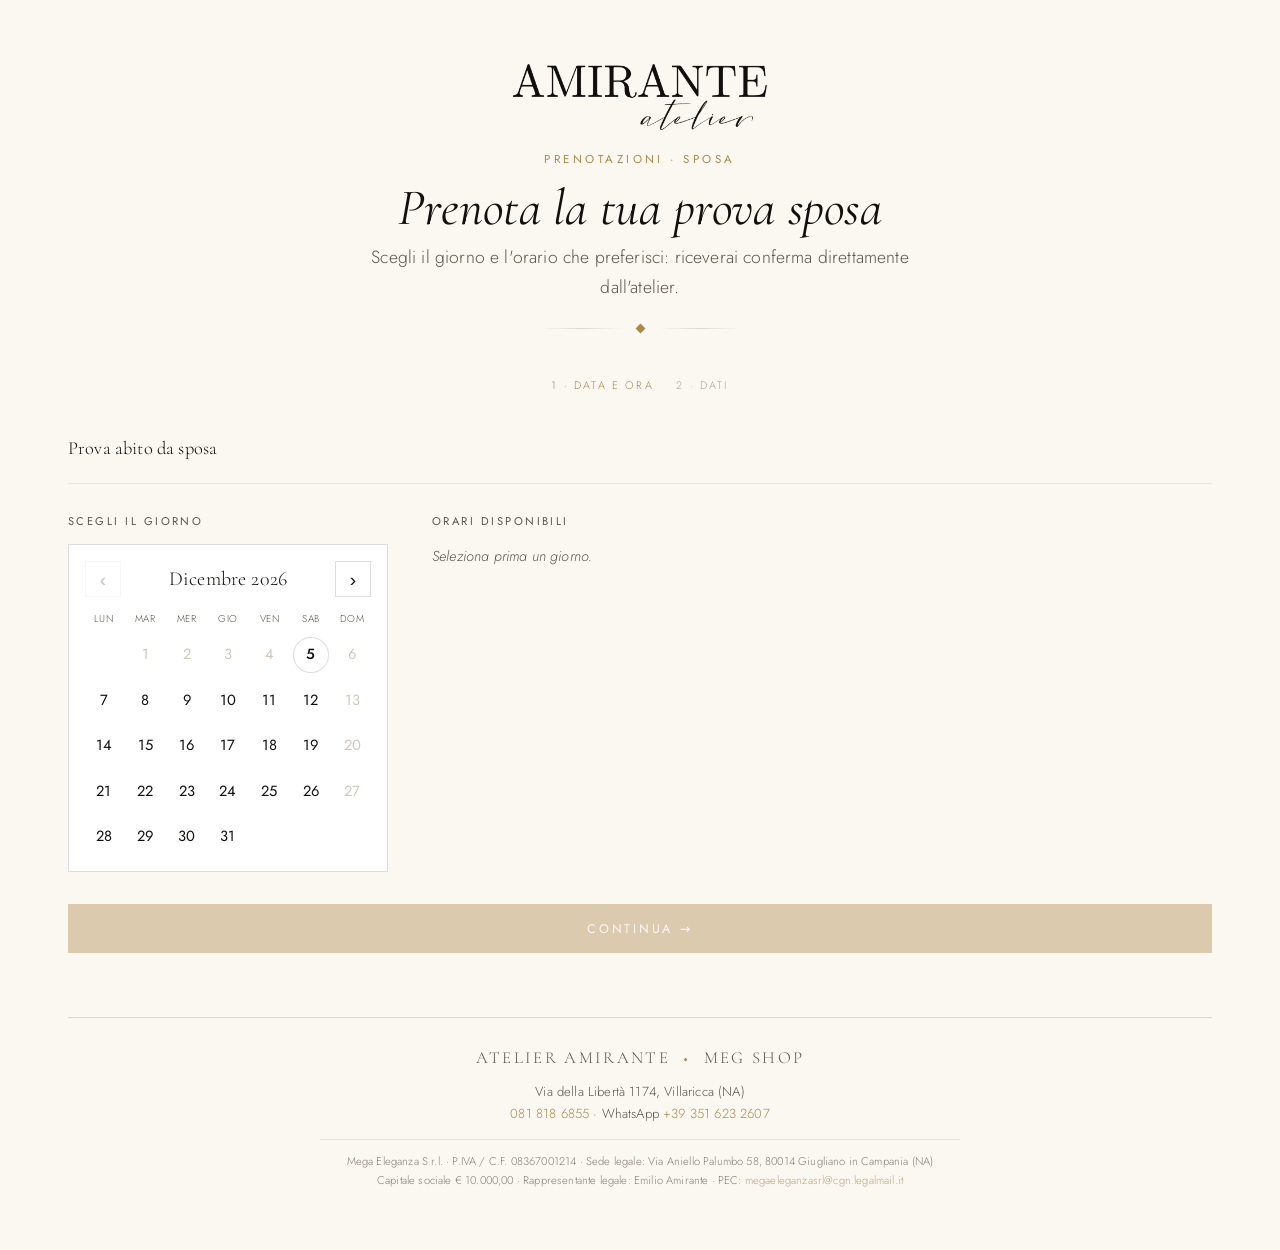
<file: prenota.html>
<!DOCTYPE html>
<html lang="it">
<head>
<meta charset="UTF-8">
<meta name="viewport" content="width=device-width, initial-scale=1">
<title>Prenota la prova abito da sposa — Atelier Amirante</title>
<meta name="description" content="Prenota online la tua prova abito da sposa all'Atelier Amirante — Meg Shop, sartoria d'alta moda a Villaricca (NA). Scegli giorno e orario.">
<meta name="theme-color" content="#FBF8F2">
<meta name="robots" content="noindex,follow">
<meta property="og:title" content="Prenota la prova abito da sposa — Atelier Amirante">
<meta property="og:description" content="Scegli il giorno e l'orario: riceverai conferma dall'atelier.">
<meta property="og:type" content="website">
<link rel="icon" href="assets/favicon.png">
<link rel="preconnect" href="https://fonts.googleapis.com">
<link rel="preconnect" href="https://fonts.gstatic.com" crossorigin>
<link href="https://fonts.googleapis.com/css2?family=Cormorant+Garamond:ital,wght@0,400;0,500;0,600;1,400;1,500&family=Jost:wght@300;400;500&display=swap" rel="stylesheet">
<style id="site-css">
:root{--paper:#FBF8F2;--ivory:#F2EADC;--ink:#12100E;--ink-2:#2A2620;--ink-soft:#5B554B;--gold:#AE874B;--gold-2:#C6A56B;--line:rgba(24,20,16,.14);--line-soft:rgba(24,20,16,.08);--shadow:0 30px 80px -40px rgba(18,16,14,.5);--serif:"Cormorant Garamond",Georgia,serif;--sans:"Jost",system-ui,-apple-system,sans-serif;--maxw:1240px;--ease:cubic-bezier(.19,1,.22,1)}*{box-sizing:border-box}html{scroll-behavior:smooth}body{margin:0;background:var(--paper);color:var(--ink);font-family:var(--sans);font-weight:300;line-height:1.7;font-size:16.5px;letter-spacing:.01em;-webkit-font-smoothing:antialiased;overflow-x:hidden}img{max-width:100%;display:block}a{color:inherit;text-decoration:none}h1,h2,h3,h4{font-family:var(--serif);font-weight:500;line-height:1.05;margin:0;letter-spacing:.005em}p{margin:0 0 1em}.wrap{width:100%;max-width:var(--maxw);margin:0 auto;padding:0 clamp(20px,5vw,64px)}.kicker{font-family:var(--sans);font-weight:400;font-size:.72rem;letter-spacing:.34em;text-transform:uppercase;color:var(--gold);margin:0 0 1.1rem;display:inline-block}.kicker::before{content:"";display:inline-block;width:26px;height:1px;background:var(--gold);vertical-align:middle;margin-right:.8em;opacity:.7}.section{padding:clamp(72px,11vw,150px) 0}.eyebrow-line{width:1px;height:64px;background:var(--line);margin:0 auto}.btn{display:inline-flex;align-items:center;gap:.7em;font-family:var(--sans);font-size:.78rem;letter-spacing:.22em;text-transform:uppercase;font-weight:400;padding:1.15em 2.4em;border:1px solid var(--ink);background:0 0;color:var(--ink);cursor:pointer;transition:all .5s var(--ease);border-radius:0}.btn:hover{background:var(--ink);color:var(--paper)}.btn-gold{border-color:var(--gold);background:var(--gold);color:#fff}.btn-gold:hover{background:var(--ink);border-color:var(--ink);color:var(--paper)}.btn-ghost-light{border-color:rgba(255,255,255,.6);color:#fff;background:0 0}.btn-ghost-light:hover{background:#fff;color:var(--ink);border-color:#fff}.btn:disabled{opacity:.4;cursor:not-allowed}.reveal{opacity:0;transform:translateY(34px);transition:opacity 1.1s var(--ease),transform 1.1s var(--ease)}.reveal.in{opacity:1;transform:none}.reveal.d1{transition-delay:.12s}.reveal.d2{transition-delay:.24s}.reveal.d3{transition-delay:.36s}@media(prefers-reduced-motion:reduce){.reveal{opacity:1;transform:none;transition:none}}.nav{position:fixed;inset:0 0 auto 0;z-index:60;display:flex;align-items:center;justify-content:space-between;padding:22px clamp(20px,5vw,64px);transition:background .6s var(--ease),padding .6s var(--ease),box-shadow .6s var(--ease)}.nav.solid{background:rgba(251,248,242,.92);backdrop-filter:blur(12px);padding:14px clamp(20px,5vw,64px);box-shadow:0 1px 0 var(--line-soft)}.nav-logo img{height:30px;width:auto;transition:opacity .4s}.nav .logo-light{display:block}.nav .logo-dark{display:none;position:absolute}.nav.solid .logo-light{display:none}.nav.solid .logo-dark{display:block;position:static}.nav-links{display:flex;gap:2.4rem;align-items:center}.nav-links a{font-size:.74rem;letter-spacing:.18em;text-transform:uppercase;color:#fff;opacity:.86;transition:opacity .3s}.nav.solid .nav-links a{color:var(--ink)}.nav-links a:hover{opacity:1}.nav-links a.nav-cta{border:1px solid rgba(255,255,255,.5);padding:.7em 1.4em}.nav.solid .nav-links a.nav-cta{border-color:var(--gold);color:var(--gold)}.nav-burger{display:none;background:0 0;border:0;cursor:pointer;width:30px;height:22px;position:relative}.nav-burger span{position:absolute;left:0;right:0;height:1.5px;background:#fff;transition:.4s var(--ease)}.nav.solid .nav-burger span{background:var(--ink)}.nav-burger span:first-child{top:0}.nav-burger span:nth-child(2){top:10px}.nav-burger span:nth-child(3){top:20px}.hero{position:relative;min-height:100svh;display:flex;align-items:center;justify-content:center;text-align:center;overflow:hidden;color:#fff}.hero-poster,.hero-video,.hero-video video{position:absolute;inset:0;width:100%;height:100%;object-fit:cover}.hero-poster{background-size:cover;background-position:center 30%}.hero::after{content:"";position:absolute;inset:0;background:linear-gradient(180deg,rgba(10,9,8,.5) 0,rgba(10,9,8,.28) 40%,rgba(10,9,8,.62) 100%);z-index:1}.hero-inner{position:relative;z-index:2;padding:0 24px;max-width:900px}.hero-logo{height:clamp(46px,7vw,88px);width:auto;margin:0 auto 2rem;filter:drop-shadow(0 8px 30px rgba(0,0,0,.4))}.hero h1{font-size:clamp(2.4rem,6vw,5rem);font-weight:400;font-style:italic;line-height:1.02;margin:0 0 1.1rem;text-shadow:0 4px 40px rgba(0,0,0,.35)}.hero p{font-family:var(--sans);font-weight:300;font-size:clamp(.95rem,1.5vw,1.15rem);letter-spacing:.02em;max-width:620px;margin:0 auto 2.4rem;opacity:.94}.hero-scroll{position:absolute;bottom:34px;left:50%;transform:translateX(-50%);z-index:2;font-size:.66rem;letter-spacing:.3em;text-transform:uppercase;opacity:.8;display:flex;flex-direction:column;align-items:center;gap:12px}.hero-scroll::after{content:"";width:1px;height:40px;background:#fff;animation:scrolldot 2.4s var(--ease) infinite}@keyframes scrolldot{0%{transform:scaleY(0);transform-origin:top}45%{transform:scaleY(1);transform-origin:top}55%{transform:scaleY(1);transform-origin:bottom}100%{transform:scaleY(0);transform-origin:bottom}}.philo{position:relative;background:var(--paper)}.philo-grid{display:grid;grid-template-columns:1.05fr .95fr;gap:clamp(40px,7vw,110px);align-items:center}.philo-text h2{font-size:clamp(2rem,3.6vw,3.3rem);margin:0 0 1.6rem;max-width:15ch}.philo-text p{color:var(--ink-soft);max-width:46ch}.philo-media{position:relative}.philo-media img{width:100%;aspect-ratio:4/5;object-fit:cover;box-shadow:var(--shadow)}.philo-media::before{content:"";position:absolute;inset:auto -22px -22px auto;width:62%;height:62%;border:1px solid var(--gold);z-index:-1}.philo-stats{display:flex;gap:clamp(24px,4vw,56px);margin-top:2.8rem;padding-top:2.4rem;border-top:1px solid var(--line)}.philo-stats .n{font-family:var(--serif);font-size:clamp(1.8rem,3vw,2.6rem);color:var(--gold);line-height:1}.philo-stats .l{font-size:.72rem;letter-spacing:.14em;text-transform:uppercase;color:var(--ink-soft);margin-top:.5rem}.services{background:linear-gradient(rgba(251,248,242,.82),rgba(251,248,242,.92)),url("../assets/marble-light.webp");background-size:cover;background-attachment:fixed}.sec-head{text-align:center;max-width:640px;margin:0 auto clamp(48px,7vw,90px)}.sec-head h2{font-size:clamp(2rem,4vw,3.4rem)}.sec-head p{color:var(--ink-soft);margin-top:1rem}.svc{display:grid;grid-template-columns:1fr 1fr;gap:clamp(30px,5vw,80px);align-items:center;margin-bottom:clamp(60px,9vw,120px)}.svc:last-child{margin-bottom:0}.svc:nth-child(2n) .svc-media{order:2}.svc-media{position:relative;overflow:hidden}.svc-media img{width:100%;aspect-ratio:3/4;object-fit:cover;object-position:center top;transition:transform 1.6s var(--ease)}.svc:hover .svc-media img{transform:scale(1.05)}.svc-num{position:absolute;top:20px;left:20px;font-family:var(--serif);font-size:3.4rem;font-style:italic;color:#fff;mix-blend-mode:overlay;opacity:.9}.svc-body .kicker{margin-bottom:.8rem}.svc-body h3{font-size:clamp(1.7rem,2.8vw,2.5rem);margin-bottom:1rem}.svc-dur{display:inline-flex;align-items:center;gap:.6em;font-size:.72rem;letter-spacing:.18em;text-transform:uppercase;color:var(--gold);margin-bottom:1.2rem}.svc-dur::before{content:"";width:6px;height:6px;border-radius:50%;background:var(--gold)}.svc-body p{color:var(--ink-soft);max-width:44ch}.svc-list{list-style:none;padding:0;margin:1.6rem 0 2rem}.svc-list li{position:relative;padding-left:1.6em;margin-bottom:.6em;font-size:.95rem;color:var(--ink-2)}.svc-list li::before{content:"—";position:absolute;left:0;color:var(--gold)}.steps{background:var(--ivory)}.steps-grid{display:grid;grid-template-columns:repeat(3,1fr);gap:clamp(24px,4vw,60px)}.step{text-align:center;position:relative}.step-n{font-family:var(--serif);font-style:italic;font-size:clamp(3rem,6vw,5rem);color:var(--gold);opacity:.35;line-height:1;margin-bottom:.4rem}.step h3{font-size:1.5rem;margin-bottom:.7rem}.step p{color:var(--ink-soft);font-size:.95rem;max-width:32ch;margin:0 auto}.gallery{background:var(--paper);overflow:hidden}.gal-rows{display:flex;flex-direction:column;gap:clamp(34px,5vw,60px);margin-top:clamp(22px,4vw,42px)}.gal-row-title{font-family:var(--serif);font-weight:400;color:var(--ink);font-size:clamp(1.15rem,2.6vw,1.7rem);letter-spacing:.01em;margin:0 0 clamp(14px,2vw,22px);padding-bottom:.5rem;border-bottom:1px solid var(--line);display:inline-block}.gal-marquee{overflow:hidden;width:100%;-webkit-mask-image:linear-gradient(to right,transparent,#000 5%,#000 95%,transparent);mask-image:linear-gradient(to right,transparent,#000 5%,#000 95%,transparent)}.gal-track{display:flex;width:max-content;animation:gal-scroll linear infinite;will-change:transform}.gal-row.rev .gal-track{animation-direction:reverse}.gal-marquee:hover .gal-track{animation-play-state:paused}.gal-group{display:flex;gap:14px;padding-right:14px}@keyframes gal-scroll{from{transform:translateX(0)}to{transform:translateX(-50%)}}.gal-item{position:relative;overflow:hidden;border:0;padding:0;margin:0;background:var(--ivory);height:clamp(320px,42vw,470px);aspect-ratio:3/4;flex:0 0 auto;display:block;pointer-events:none;-webkit-user-select:none;user-select:none}.gal-item img{width:100%;height:100%;object-fit:cover;display:block;pointer-events:none;-webkit-user-select:none;user-select:none;-webkit-user-drag:none;-webkit-touch-callout:none;filter:grayscale(.15) contrast(1.03)}@media(max-width:640px){.gal-item{height:clamp(260px,66vw,380px)}.gal-group{gap:10px;padding-right:10px}}@media(prefers-reduced-motion:reduce){.gal-track{animation:none;width:auto}.gal-marquee{overflow-x:auto;-webkit-overflow-scrolling:touch}.gal-group[aria-hidden]{display:none}}.lb-count{position:absolute;bottom:26px;left:50%;transform:translateX(-50%);color:rgba(255,255,255,.8);font-family:var(--sans);font-size:.74rem;letter-spacing:.2em}.lb{position:fixed;inset:0;z-index:200;background:rgba(12,10,8,.94);display:none;align-items:center;justify-content:center;opacity:0;transition:opacity .4s var(--ease)}.lb.on{display:flex;opacity:1}.lb img{max-width:88vw;max-height:86vh;box-shadow:0 40px 120px rgba(0,0,0,.6)}.lb-close,.lb-nav{position:absolute;background:0 0;border:0;color:#fff;cursor:pointer;font-family:var(--serif);opacity:.75;transition:opacity .3s}.lb-close:hover,.lb-nav:hover{opacity:1}.lb-close{top:26px;right:32px;font-size:2rem}.lb-nav{top:50%;transform:translateY(-50%);font-size:2.4rem;padding:20px}.lb-prev{left:16px}.lb-next{right:16px}.atmo{position:relative;min-height:78vh;display:flex;align-items:center;justify-content:center;overflow:hidden;color:#fff;text-align:center}.atmo video{position:absolute;inset:0;width:100%;height:100%;object-fit:cover}.atmo::after{content:"";position:absolute;inset:0;background:rgba(12,10,8,.42);z-index:1}.atmo-inner{position:relative;z-index:2;max-width:760px;padding:0 24px}.atmo-inner h2{font-size:clamp(1.9rem,4vw,3.4rem);font-style:italic;font-weight:400}.atmo-inner p{font-family:var(--sans);opacity:.9;margin-top:1rem}.booking{background:linear-gradient(rgba(18,16,14,.9),rgba(18,16,14,.94)),url("../assets/marble-dark.webp");background-size:cover;color:var(--paper)}.booking .sec-head h2{color:var(--paper)}.booking .sec-head p{color:rgba(242,234,220,.7)}.booking .kicker{color:var(--gold-2)}.bk-shell{max-width:960px;margin:0 auto;background:var(--paper);color:var(--ink);overflow-x:clip;box-shadow:0 50px 130px -50px rgba(0,0,0,.8);padding:clamp(24px,4vw,52px)}.bk-progress{display:flex;gap:1.4rem;justify-content:center;flex-wrap:wrap;margin-bottom:2.4rem;font-size:.68rem;letter-spacing:.2em;text-transform:uppercase;color:var(--ink-soft)}.bk-progress span{position:relative;opacity:.5}.bk-progress span.on{opacity:1;color:var(--gold)}.bk-progress span.done{opacity:.85;color:var(--ink)}.bk-svc-grid{display:grid;grid-template-columns:repeat(3,1fr);gap:18px}.bk-svc{display:flex;flex-direction:column;text-align:left;border:1px solid var(--line);background:#fff;cursor:pointer;padding:0;overflow:hidden;transition:.5s var(--ease);font-family:var(--sans)}.bk-svc:hover{border-color:var(--gold);transform:translateY(-4px);box-shadow:var(--shadow)}.bk-svc-img{display:block;width:100%;aspect-ratio:4/5;object-fit:cover;object-position:center top;background:var(--ivory)}.bk-svc-body{padding:22px 22px 8px;flex:1}.bk-svc-kicker{display:block;font-size:.64rem;letter-spacing:.24em;text-transform:uppercase;color:var(--gold);margin-bottom:.6rem}.bk-svc-name{display:block;font-family:var(--serif);font-size:1.4rem;line-height:1.1;margin-bottom:.5rem}.bk-svc-dur{display:block;font-size:.78rem;color:var(--ink-soft)}.bk-svc-go{display:flex;justify-content:space-between;align-items:center;padding:16px 22px;font-size:.72rem;letter-spacing:.18em;text-transform:uppercase;color:var(--ink);border-top:1px solid var(--line-soft)}.bk-svc-go i{transition:transform .4s var(--ease);font-style:normal}.bk-svc:hover .bk-svc-go i{transform:translateX(6px);color:var(--gold)}.bk-head{display:flex;align-items:center;gap:1.2rem;flex-wrap:wrap;margin-bottom:2rem;padding-bottom:1.2rem;border-bottom:1px solid var(--line-soft)}.bk-back{background:0 0;border:0;cursor:pointer;font-family:var(--sans);font-size:.74rem;letter-spacing:.14em;text-transform:uppercase;color:var(--ink-soft);transition:color .3s}.bk-back:hover{color:var(--gold)}.bk-chosen{font-family:var(--serif);font-size:1.15rem;color:var(--ink)}.bk-chosen em{color:var(--gold);font-style:normal;font-size:.9rem}.bk-cols{display:grid;grid-template-columns:230px 1fr;gap:clamp(20px,4vw,44px)}.bk-cols>*{min-width:0}.bk-cols h4{font-family:var(--sans);font-weight:400;font-size:.7rem;letter-spacing:.22em;text-transform:uppercase;color:var(--ink-soft);margin:0 0 1rem}.bk-date-list{display:flex;flex-direction:column;gap:8px;max-height:340px;overflow-y:auto;padding-right:6px}.bk-date{display:flex;align-items:center;gap:14px;border:1px solid var(--line);background:#fff;cursor:pointer;padding:10px 14px;transition:.35s var(--ease);font-family:var(--sans);text-align:left}.bk-date:hover{border-color:var(--gold)}.bk-date.sel{background:var(--ink);color:#fff;border-color:var(--ink)}.bk-date-dow{font-size:.66rem;letter-spacing:.16em;text-transform:uppercase;opacity:.7;width:34px}.bk-date-num{font-family:var(--serif);font-size:1.5rem;line-height:1}.bk-date-mon{font-size:.72rem;letter-spacing:.12em;text-transform:uppercase;opacity:.8}.bk-time-sec{font-family:var(--serif);font-style:italic;font-size:1.15rem;color:var(--gold);margin:1.2rem 0 .8rem}.bk-time-sec:first-child{margin-top:0}.bk-time-grid{display:grid;grid-template-columns:repeat(auto-fill,minmax(78px,1fr));gap:10px}.bk-time{border:1px solid var(--line);background:#fff;cursor:pointer;padding:.85em 0;font-family:var(--sans);font-size:.85rem;letter-spacing:.06em;transition:.3s var(--ease)}.bk-time:hover{border-color:var(--gold);color:var(--gold)}.bk-time.sel{background:var(--gold);border-color:var(--gold);color:#fff}.bk-time.off{opacity:.32;text-decoration:line-through;cursor:not-allowed}.bk-empty,.bk-hint,.bk-loading{color:var(--ink-soft);font-size:.9rem;font-style:italic}.bk-loading{color:var(--gold)}.bk-next{margin-top:2rem;width:100%;justify-content:center}.bk-cols-cal{grid-template-columns:320px 1fr}.bk-cal-wrap{border:1px solid var(--line);background:#fff;padding:16px}.bk-cal-hdr{display:flex;align-items:center;justify-content:space-between;margin-bottom:14px}.bk-cal-title{font-family:var(--serif);font-size:1.25rem;text-transform:capitalize}.bk-cal-nav{width:36px;height:36px;border:1px solid var(--line);background:#fff;cursor:pointer;font-size:1.2rem;line-height:1;color:var(--ink);transition:.3s var(--ease);border-radius:0}.bk-cal-nav:hover:not(:disabled){border-color:var(--gold);color:var(--gold)}.bk-cal-nav:disabled{opacity:.25;cursor:not-allowed}.bk-cal-week{display:grid;grid-template-columns:repeat(7,minmax(0,1fr));gap:4px;margin-bottom:8px}.bk-cal-week span{text-align:center;font-size:.62rem;letter-spacing:.06em;text-transform:uppercase;color:var(--ink-soft)}.bk-cal-grid{display:grid;grid-template-columns:repeat(7,minmax(0,1fr));gap:8px 4px}.bk-cal-empty{min-width:0}.bk-cal-day{width:100%;max-width:42px;margin-inline:auto;aspect-ratio:1;display:flex;align-items:center;justify-content:center;border:1px solid transparent;background:0 0;cursor:pointer;font-family:var(--sans);font-size:.92rem;line-height:1;color:var(--ink);transition:.2s var(--ease);border-radius:50%;padding:0}.bk-cal-day:hover:not(:disabled){border-color:var(--gold);color:var(--gold)}.bk-cal-day.today{font-weight:500;box-shadow:inset 0 0 0 1px var(--line)}.bk-cal-day.sel{background:var(--ink);color:#fff;border-color:var(--ink)}.bk-cal-day.off{color:#cfc8bb;cursor:not-allowed;pointer-events:none}.bk-form{display:grid;grid-template-columns:1fr 1fr;gap:18px}.bk-field{display:flex;flex-direction:column;gap:.5rem}.bk-field-full{grid-column:1/-1}.bk-field label{font-size:.68rem;letter-spacing:.16em;text-transform:uppercase;color:var(--ink-soft)}.bk-field input,.bk-field select,.bk-field textarea{border:1px solid var(--line);background:#fff;padding:.9em 1em;font-family:var(--sans);font-size:.95rem;color:var(--ink);border-radius:0;transition:border-color .3s;width:100%;box-sizing:border-box}.bk-field input:focus,.bk-field select:focus,.bk-field textarea:focus{outline:0;border-color:var(--gold)}.bk-field input:disabled{background:#f4f1ea;color:var(--ink-soft);cursor:not-allowed}.bk-field select{appearance:none;-webkit-appearance:none;cursor:pointer;background-image:url("data:image/svg+xml,%3Csvg xmlns='http://www.w3.org/2000/svg' width='12' height='8' viewBox='0 0 12 8'%3E%3Cpath fill='none' stroke='%237a5d2f' stroke-width='1.4' d='M1 1.5 6 6.5 11 1.5'/%3E%3C/svg%3E");background-repeat:no-repeat;background-position:right 1em center;padding-right:2.6em}.bk-sposa-title{margin-top:.4rem}.bk-sposa-title span{display:block;border-top:1px solid var(--line);padding-top:1rem;font-size:.7rem;letter-spacing:.16em;text-transform:uppercase;color:var(--gold)}.bk-email-off label{opacity:.55}.bk-noemail{align-self:flex-start;background:0 0;border:none;padding:.15rem 0;margin:.1rem 0 0;font-family:var(--sans);font-size:.78rem;color:var(--gold);cursor:pointer;text-decoration:underline;text-underline-offset:3px;transition:opacity .2s}.bk-noemail:hover{opacity:.7}.bk-noemail-note{font-size:.78rem;line-height:1.5;color:var(--ink-soft);margin:.35rem 0 0;background:#f6f1e6;border-left:2px solid var(--gold);padding:.6rem .8rem}.bk-noemail-note strong{color:var(--ink)}.bk-error{grid-column:1/-1;color:#a3402f;font-size:.85rem;margin:0}.bk-submit{grid-column:1/-1;justify-content:center;margin-top:.4rem}.bk-privacy{grid-column:1/-1;font-size:.72rem;color:var(--ink-soft);text-align:center;margin:.4rem 0 0}.bk-done{text-align:center;max-width:560px;margin:0 auto;padding:1rem 0}.bk-done-mark{width:64px;height:64px;border-radius:50%;border:1px solid var(--gold);color:var(--gold);display:flex;align-items:center;justify-content:center;font-size:1.8rem;margin:0 auto 1.6rem}.bk-done h3{font-size:1.9rem;margin-bottom:.8rem}.bk-done-sub{color:var(--ink-soft);margin-bottom:2rem}.bk-recap{text-align:left;border:1px solid var(--line);padding:1.4rem 1.6rem;margin-bottom:2rem}.bk-recap div{display:flex;justify-content:space-between;gap:1rem;padding:.5rem 0;border-bottom:1px solid var(--line-soft)}.bk-recap div:last-child{border-bottom:0}.bk-recap span{font-size:.7rem;letter-spacing:.14em;text-transform:uppercase;color:var(--ink-soft)}.bk-recap strong{font-weight:400;font-family:var(--serif);font-size:1.05rem;text-align:right}.bk-wa{width:100%;justify-content:center;margin-bottom:1rem}.bk-restart{background:0 0;border:0;cursor:pointer;font-family:var(--sans);font-size:.74rem;letter-spacing:.14em;text-transform:uppercase;color:var(--ink-soft);transition:color .3s}.bk-restart:hover{color:var(--gold)}.contact{background:var(--ivory)}.contact-grid{display:grid;grid-template-columns:.9fr 1.1fr;gap:clamp(30px,5vw,70px);align-items:stretch}.contact-info h2{font-size:clamp(1.9rem,3.4vw,3rem);margin-bottom:1.6rem}.contact-block{margin-bottom:1.7rem}.contact-block .lbl{font-size:.68rem;letter-spacing:.2em;text-transform:uppercase;color:var(--gold);margin-bottom:.4rem}.contact-block a,.contact-block p{font-size:1.05rem;color:var(--ink-2);margin:0}.contact-block a:hover{color:var(--gold)}.contact-socials{display:flex;gap:1.4rem;margin-top:2rem}.contact-socials a{font-size:.74rem;letter-spacing:.16em;text-transform:uppercase;border-bottom:1px solid var(--line);padding-bottom:.3em;transition:.3s}.contact-socials a:hover{border-color:var(--gold);color:var(--gold)}.contact-map{min-height:360px}.contact-map iframe{width:100%;height:100%;min-height:360px;border:0;filter:grayscale(.4) contrast(1.05)}.footer{background:var(--ink);color:rgba(242,234,220,.72);padding:clamp(56px,8vw,90px) 0 34px}.footer-top{display:grid;grid-template-columns:1.4fr 1fr 1fr;gap:clamp(30px,5vw,60px);padding-bottom:3rem;border-bottom:1px solid rgba(255,255,255,.1)}.footer-logo img{height:34px;width:auto;margin-bottom:1.4rem}.footer-top p{font-size:.92rem;max-width:34ch}.footer-col h5{font-family:var(--sans);font-weight:400;font-size:.68rem;letter-spacing:.2em;text-transform:uppercase;color:var(--gold-2);margin:0 0 1.1rem}.footer-col a,.footer-col p{display:block;font-size:.92rem;margin-bottom:.6rem;color:rgba(242,234,220,.72)}.footer-col a:hover{color:#fff}.footer-bottom{display:flex;justify-content:space-between;flex-wrap:wrap;gap:1rem;padding-top:1.8rem;font-size:.74rem;letter-spacing:.06em;color:rgba(242,234,220,.5)}.footer-bottom a:hover{color:#fff}@media(max-width:960px){.contact-grid,.philo-grid,.svc{grid-template-columns:1fr}.svc:nth-child(2n) .svc-media{order:0}.philo-media{max-width:520px}.steps-grid{grid-template-columns:1fr;gap:40px}.bk-svc-grid{grid-template-columns:1fr}.bk-cols{grid-template-columns:1fr}.bk-dates{min-width:0}.bk-date-list{flex-direction:row;max-height:none;overflow-x:auto;padding-bottom:10px;scroll-snap-type:x proximity;-webkit-overflow-scrolling:touch}.bk-date{flex:0 0 auto;flex-direction:column;gap:2px;min-width:64px;text-align:center;align-items:center;scroll-snap-align:start}.bk-date-dow{width:auto}.footer-top{grid-template-columns:1fr}.services{background-attachment:scroll}}@media(max-width:640px){.nav-links{position:fixed;inset:0;background:var(--paper);flex-direction:column;justify-content:center;gap:2rem;transform:translateX(100%);transition:transform .6s var(--ease);z-index:55}.nav-links.open{transform:none}.nav-links a{color:var(--ink);font-size:1rem}.nav-links a.nav-cta{border-color:var(--gold);color:var(--gold)}.nav-burger{display:block;z-index:70}.nav.menu-open .nav-burger span{background:var(--ink)}.nav.menu-open .nav-burger span:first-child{top:10px;transform:rotate(45deg)}.nav.menu-open .nav-burger span:nth-child(2){opacity:0}.nav.menu-open .nav-burger span:nth-child(3){top:10px;transform:rotate(-45deg)}.bk-form{grid-template-columns:1fr}.hero h1{font-size:clamp(2rem,9vw,3rem)}}:root{--gold-text:#7a5d2f}/* testi piccoli in oro → tonalità conforme AA su fondo chiaro */ .kicker{color:var(--gold-text)}.svc-dur{color:var(--gold-text)}.contact-block .lbl{color:var(--gold-text)}.bk-svc-kicker{color:var(--gold-text)}.visually-hidden{position:absolute!important;width:1px;height:1px;padding:0;margin:-1px;overflow:hidden;clip:rect(0,0,0,0);white-space:nowrap;border:0}.skip-link{position:absolute;left:16px;top:-60px;z-index:200;background:var(--ink);color:#fff;padding:.8em 1.4em;font-size:.8rem;letter-spacing:.12em;text-transform:uppercase;transition:top .3s var(--ease)}.skip-link:focus{top:16px}.bk-cal-day:focus-visible,.bk-time:focus-visible,[tabindex]:focus-visible,a:focus-visible,button:focus-visible,input:focus-visible,select:focus-visible,textarea:focus-visible{outline:2px solid var(--gold);outline-offset:3px;border-radius:2px}.atmo a:focus-visible,.booking a:focus-visible,.booking button:focus-visible,.booking input:focus-visible,.booking textarea:focus-visible,.footer a:focus-visible,.hero a:focus-visible,.lb button:focus-visible,.nav a:focus-visible{outline-color:var(--gold-2)}.footer-col h2{font-family:var(--sans);font-weight:400;font-size:.68rem;letter-spacing:.2em;text-transform:uppercase;color:var(--gold-2);margin:0 0 1.1rem}.contact-block address{font-style:normal;line-height:1.7;margin:0}
</style>
<style>
  /* La pagina prenotazione non ha animazioni reveal: mostra tutto subito */
  .reveal{opacity:1 !important;transform:none !important}
  html,body{min-height:100%}
  body{background:var(--paper);display:block}
  .pren-wrap{max-width:var(--maxw);margin:0 auto;padding:clamp(30px,6vw,64px) clamp(20px,5vw,48px) 20px}
  .pren-head{text-align:center;margin-bottom:clamp(26px,4vw,44px)}
  .pren-logo{height:clamp(42px,6vw,66px);width:auto;margin:0 auto 20px;display:block}
  .pren-kicker{display:block;font-family:var(--sans);font-weight:400;font-size:.72rem;
    letter-spacing:.3em;text-transform:uppercase;color:var(--gold);margin-bottom:12px}
  .pren-head h1{font-family:var(--serif);font-weight:400;font-style:italic;
    font-size:clamp(2rem,5vw,3.2rem);line-height:1.05;margin:0 0 .5rem;color:var(--ink)}
  .pren-head p{font-family:var(--sans);font-weight:300;font-size:clamp(.95rem,1.6vw,1.1rem);
    color:var(--ink-soft);max-width:560px;margin:0 auto}
  .pren-divider{display:flex;align-items:center;justify-content:center;gap:14px;width:200px;margin:22px auto 0}
  .pren-divider span{height:1px;flex:1;background:linear-gradient(90deg,transparent,var(--line),transparent)}
  .pren-divider i{width:7px;height:7px;transform:rotate(45deg);background:var(--gold);flex:0 0 auto}
  .pren-foot{text-align:center;margin-top:clamp(40px,6vw,64px);padding:26px 20px 40px;
    border-top:1px solid var(--line)}
  .pren-foot .fn{font-family:var(--serif);font-size:1.05rem;letter-spacing:.14em;text-transform:uppercase;color:var(--ink-soft)}
  .pren-foot .fd{font-family:var(--sans);font-size:.82rem;color:var(--ink-soft);margin-top:8px;line-height:1.7}
.pren-foot .fl{font-family:var(--sans);font-size:.7rem;color:var(--ink-soft);opacity:.75;margin-top:14px;padding-top:12px;border-top:1px solid var(--line);line-height:1.7;max-width:640px;margin-inline:auto}
  .pren-foot a{color:var(--gold);text-decoration:none}
  .pren-foot .dot{color:var(--gold);margin:0 .4em}
</style>
</head>
<body>
  <main class="pren-wrap">
    <header class="pren-head">
      <img class="pren-logo" src="assets/logo-dark.png" alt="Atelier Amirante — Meg Shop" width="900" height="233">
      <span class="pren-kicker">Prenotazioni · Sposa</span>
      <h1>Prenota la tua prova sposa</h1>
      <p>Scegli il giorno e l'orario che preferisci: riceverai conferma direttamente dall'atelier.</p>
      <div class="pren-divider" aria-hidden="true"><span></span><i></i><span></span></div>
    </header>

    <!-- Il motore di prenotazione (solo sposa) si monta qui -->
    <div id="booking-app"></div>

    <footer class="pren-foot">
      <div class="fn">Atelier Amirante <span class="dot">◆</span> Meg Shop</div>
      <div class="fd">
        Via della Libertà 1174, Villaricca (NA)<br>
        <a href="tel:+390818186855">081 818 6855</a> · WhatsApp <a href="https://wa.me/393516232607" target="_blank" rel="noopener">+39 351 623 2607</a>
      </div>
      <div class="fl">
        Mega Eleganza S.r.l. · P.IVA / C.F. 08367001214 · Sede legale: Via Aniello Palumbo 58, 80014 Giugliano in Campania (NA)<br>
        Capitale sociale € 10.000,00 · Rappresentante legale: Emilio Amirante · PEC: <a href="mailto:megaeleganzasrl@cgn.legalmail.it">megaeleganzasrl@cgn.legalmail.it</a>
      </div>
    </footer>
  </main>

  <script>
/* =====================================================================
   AMIRANTE ATELIER — DATA (fonte unica di verità)
   Modifica QUI testi, contatti, servizi, orari e configurazione.
   Nessun contenuto è hard-coded nell'HTML: tutto nasce da questo file.
   ===================================================================== */

const DATA = {

  /* ---------- IDENTITÀ ATELIER ---------- */
  brand: {
    name: "Amirante",
    tagline: "atelier",
    fullName: "Atelier Amirante — Meg Shop",
    claim: "L'abito dei momenti che non si dimenticano",
    subclaim: "Sartoria d'alta moda per la sposa, la cerimonia e lo sposo. Dal cuore della tradizione.",
    logoDark: "assets/logo-dark.png",   // logo nero (su fondo chiaro)
    logoLight: "assets/logo-light.png", // logo bianco (su fondo scuro)
  },

  /* ---------- CONTATTI ---------- */
  contact: {
    phone: "081 818 6855",
    phoneHref: "tel:+390818186855",
    // WhatsApp dedicato alle prenotazioni consulenze
    whatsapp: "+39 351 623 2607",
    whatsappNumber: "393516232607", // formato internazionale senza + per wa.me
    email: "", // (opzionale) inserire se disponibile
    address: "Via della Libertà, 1174",
    city: "80010 Villaricca (NA)",
    mapsQuery: "Atelier Amirante Meg Shop Via della Libertà 1174 Villaricca",
    mapsEmbed: "https://www.google.com/maps?q=Via+della+Libert%C3%A0+1174+Villaricca+NA&output=embed",
    instagram: "https://www.instagram.com/amirante.megshop/",
    facebook: "https://www.facebook.com/atelieramirante/?locale=it_IT",
  },

  /* ---------- ORARI (mostrati nel footer / contatti) ---------- */
  hours: {
    note: "Riceviamo esclusivamente su appuntamento",
    lines: [
      { d: "Lunedì — Sabato", h: "09:00 – 13:30  ·  16:00 – 20:30" },
      { d: "Domenica", h: "Su richiesta" },
    ],
  },

  /* ---------- FILOSOFIA ---------- */
  philosophy: {
    kicker: "La nostra filosofia",
    title: "Ogni abito è un gesto d'amore verso il dettaglio",
    body: [
      "Amirante nasce dalla convinzione che un abito non si indossi soltanto: si vive. Nel nostro atelier ogni creazione prende forma lentamente, cucitura dopo cucitura, seguendo la persona che la indosserà.",
      "Tessuti scelti a mano, ricami eseguiti con pazienza artigianale, proporzioni studiate sul corpo di chi sogna: è così che trasformiamo un desiderio in un capo unico, destinato a durare ben oltre il giorno per cui è stato pensato.",
    ],
    stats: [],
  },

  /* ---------- SERVIZI / CONSULENZE ---------- */
  /* durationMin  = durata slot in minuti
     Le finestre orarie e le regole sono in booking.config           */
  services: [
    {
      id: "sposa",
      bookingTypeId: "81adc5d3-a8ec-49e5-8cf8-b49c103dd7c5", // id in bookings_types (Scintilla)
      name: "Prova abito da sposa",
      durationMin: 60,
      kicker: "L'esperienza sposa",
      desc: "Un tempo tutto dedicato a te. Ti accogliamo in una sala privata per scoprire le nostre collezioni, provare gli abiti e immaginare insieme le linee, i tessuti e i dettagli del giorno più importante.",
      expect: [
        "Accoglienza in sala prova",
        "Prova di più modelli e silhouette",
        "Consulenza su tessuti, ricami e personalizzazioni",
      ],
      image: "assets/feature-sposa.webp",
    },
    {
      id: "cerimonia",
      bookingTypeId: "c155e4a8-4927-4c99-bd03-df1f4721a214", // id in bookings_types (Scintilla)
      name: "Sartoria abiti da cerimonia",
      durationMin: 60,
      kicker: "Per gli invitati speciali",
      desc: "Per mamme della sposa, damigelle e ospiti che desiderano un abito impeccabile. Un incontro per definire modello, colore e vestibilità, con la cura sartoriale che ci distingue.",
      expect: [
        "Analisi dell'occasione e dello stile",
        "Selezione di modelli e palette colori",
        "Presa misure e tempistiche di realizzazione",
      ],
      image: "assets/feature-cerimonia.webp",
    },
    {
      id: "uomo",
      bookingTypeId: "6075d087-4146-4abd-a9e4-517f161ea8d8", // id in bookings_types (Scintilla)
      name: "Sartoria uomo",
      durationMin: 60,
      kicker: "Lo sposo e la cerimonia",
      desc: "Per lo sposo e per l'uomo che non rinuncia all'eleganza. Definiamo insieme l'abito perfetto per la cerimonia: taglio, tessuto e dettagli su misura, dal completo classico al più contemporaneo.",
      expect: [
        "Consulenza di stile dedicata",
        "Scelta di tessuti e configurazione dell'abito",
        "Presa misure e prova sartoriale",
      ],
      image: "assets/feature-uomo.webp",
    },
  ],

  /* ---------- COME FUNZIONA (3 step) ---------- */
  steps: [
    { n: "01", t: "Scegli la consulenza", d: "Seleziona l'esperienza più adatta a te tra le nostre tre proposte sartoriali." },
    { n: "02", t: "Trova il tuo momento", d: "Guarda la disponibilità reale e scegli il giorno e l'orario che preferisci." },
    { n: "03", t: "Ti aspettiamo in atelier", d: "Ricevi conferma immediata. Il resto lo creiamo insieme, di persona." },
  ],

  /* ---------- GALLERIA (a categorie) ---------- */
  gallery: {
    kicker: "Le nostre creazioni",
    title: "Collezione",
    // Galleria filtrabile per categoria. Aggiungere/rimuovere immagini qui.
    categories: [
      {
        id: "spose",
        label: "Sposa",
        images: [
          "assets/gallery/sposa-01.webp",
          "assets/gallery/sposa-02.webp",
          "assets/gallery/sposa-03.webp",
          "assets/gallery/sposa-04.webp",
          "assets/gallery/sposa-05.webp",
          "assets/gallery/sposa-06.webp",
          "assets/gallery/sposa-07.webp",
          "assets/gallery/sposa-08.webp",
          "assets/gallery/sposa-09.webp",
          "assets/gallery/sposa-10.webp",
          "assets/gallery/sposa-12.webp",
          "assets/gallery/sposa-13.webp",
        ],
      },
      {
        // SEZIONE "Cerimonia donna": in attesa delle foto dedicate.
        // Appena inserisci le immagini qui sotto, la riga compare da sola
        // (le sezioni senza foto non vengono mostrate).
        id: "cerimonia",
        label: "Cerimonia donna",
        images: [
          // "assets/gallery-cerimonia/cerimonia-01.webp",
        ],
      },
      {
        id: "uomo",
        label: "Uomo",
        images: [
          "assets/gallery-uomo/uomo-02.webp",
          "assets/gallery-uomo/uomo-01.webp",
          "assets/gallery-uomo/uomo-03.webp",
          "assets/gallery-uomo/uomo-04.webp",
          "assets/gallery-uomo/uomo-06.webp",
          "assets/gallery-uomo/uomo-07.webp",
          "assets/gallery-uomo/uomo-08.webp",
          "assets/gallery-uomo/uomo-11.webp",
          "assets/gallery-uomo/uomo-12.webp",
          "assets/gallery-uomo/uomo-13.webp",
          "assets/gallery-uomo/uomo-14.webp",
          "assets/gallery-uomo/uomo-17.webp",
          "assets/gallery-uomo/uomo-19.webp",
          "assets/gallery-uomo/uomo-05.webp",
          "assets/gallery-uomo/uomo-09.webp",
          "assets/gallery-uomo/uomo-10.webp",
          "assets/gallery-uomo/uomo-15.webp",
          "assets/gallery-uomo/uomo-16.webp",
          "assets/gallery-uomo/uomo-18.webp",
          "assets/gallery-uomo/uomo-20.webp",
        ],
      },
    ],
  },

  /* ---------- MEDIA ---------- */
  media: {
    heroVideo: "assets/video-hero.mp4",
    heroPoster: "assets/hero-poster.jpg",
    luxVideo: "assets/video-lux.mp4",
  },

  /* ===================================================================
     CONFIGURAZIONE MOTORE DI PRENOTAZIONE
     =================================================================== */
  booking: {
    timezone: "Europe/Rome",

    // Finestre orarie di apertura (valgono per tutti i servizi).
    // L'ultimo slot generato termina SEMPRE entro la fine della fascia.
    windows: [
      { start: "09:00", end: "13:30" },
      { start: "16:00", end: "20:30" },
    ],

    stepMin: 30,        // unità base di generazione slot
    capacity: 3,        // 3 sale prova → 3 appuntamenti in parallelo
    leadTimeHours: 2,   // preavviso minimo per prenotare
    horizonMonths: 18,  // quanti mesi in avanti si può prenotare (calendario completo)

    // Giorni della settimana aperti (0 = Domenica ... 6 = Sabato)
    openDays: [1, 2, 3, 4, 5, 6],

    // Date di chiusura straordinaria (formato "YYYY-MM-DD")
    closedDates: [],

    /* ---- BACKEND: GESTIONALE SCINTILLA (Supabase multi-tenant) ----
       Le prenotazioni del sito finiscono nella tabella condivisa "bookings"
       del progetto Scintilla, filtrate per client_id (tenant Amirante).
       La anon key è pubblica (pensata per il frontend): mai la service_role.
       Se url/anonKey vengono svuotati, il sito continua a funzionare con
       il solo invio della richiesta via WhatsApp (senza blocco agenda). */
    supabase: {
      url: "https://qorswaabqqcxpsmngbpo.supabase.co",
      anonKey: "eyJhbGciOiJIUzI1NiIsInR5cCI6IkpXVCJ9.eyJpc3MiOiJzdXBhYmFzZSIsInJlZiI6InFvcnN3YWFicXFjeHBzbW5nYnBvIiwicm9sZSI6ImFub24iLCJpYXQiOjE3ODgyMDY4MjAsImV4cCI6MjEwMzc4MjgyMH0.gj-W7QSoy_vlXoSvdkvJcVTYewRBONyx2DM3qVwtqxg",
      table: "bookings",
      clientId: "6413409d-a978-48f3-a276-32fc8f6b0743", // tenant Amirante in Scintilla
      // stati che occupano lo slot (i cancellati/rifiutati non bloccano)
      activeStatuses: ["in_attesa", "confermata"],
    },
  },
};

window.DATA = DATA;

</script>
  <script>
!function(){"use strict";const e=window.DATA.booking,t=window.DATA.services,n=window.DATA.contact;function a(e,t){const n=new Intl.DateTimeFormat("en-US",{timeZone:e,hour12:!1,year:"numeric",month:"2-digit",day:"2-digit",hour:"2-digit",minute:"2-digit",second:"2-digit"}),a={};for(const e of n.formatToParts(t))a[e.type]=e.value;const i=Date.UTC(+a.year,+a.month-1,+a.day,+a.hour,+a.minute,+a.second);return Math.round((i-t.getTime())/6e4)}function i(e,t,n,i,o,l){const s=Date.UTC(e,t-1,n,i,o);let r=a(l,new Date(s)),d=s-6e4*r;const c=a(l,new Date(d));return c!==r&&(d=s-6e4*c),new Date(d)}function o(e){const t=new Intl.DateTimeFormat("en-CA",{timeZone:e,year:"numeric",month:"2-digit",day:"2-digit"}),n={};for(const e of t.formatToParts(new Date))n[e.type]=e.value;return{y:+n.year,m:+n.month,d:+n.day}}const l=e=>String(e).padStart(2,"0"),s=(e,t,n)=>`${e}-${l(t)}-${l(n)}`,r=e=>{const[t,n]=e.split(":").map(Number);return 60*t+n},d=e=>`${l(Math.floor(e/60))}:${l(e%60)}`;function c(t){const n=t.durationMin,a=e.stepMin,i=[];for(const t of e.windows){const e=r(t.start),o=r(t.end);for(let t=e;t+n<=o;t+=a)i.push({startMin:t,endMin:t+n,label:d(t)})}return i}function p(){const t=o(e.timezone),n=new Date(Date.UTC(t.y,t.m-1,t.d)),a=e.horizonMonths||12;return{min:n,max:new Date(Date.UTC(t.y,t.m-1+a,t.d)),today:t}}function u(t,n,a){if(!function(t,n,a){const i=s(t,n,a);if(e.closedDates.includes(i))return!1;const o=new Date(Date.UTC(t,n-1,a)).getUTCDay();return e.openDays.includes(o)}(t,n,a))return!1;const{min:i,max:o}=p(),l=Date.UTC(t,n-1,a);return l>=i.getTime()&&l<=o.getTime()}const m=e.supabase,b=()=>!!(m&&m.url&&m.anonKey&&m.clientId);async function v(t,n){const[a,o,l]=n.split("-").map(Number),s=Date.now(),p=3600*e.leadTimeHours*1e3;let u=[];try{u=await async function(e){if(!b())return null;const t=await fetch(`${m.url}/rest/v1/rpc/slots_occupati`,{method:"POST",headers:{apikey:m.anonKey,Authorization:`Bearer ${m.anonKey}`,"Content-Type":"application/json"},body:JSON.stringify({p_client:m.clientId,p_data:e})});if(!t.ok)throw new Error("read "+t.status);return await t.json()}(n)||[]}catch(e){u=[]}const v=u.map(e=>{const n=r(String(e.booking_time).slice(0,5));return{s:n,e:n+(Number(e.duration_min)||t.durationMin||60)}}),h=e.capacity,f=[];for(const n of c(t)){if(i(a,o,l,Math.floor(n.startMin/60),n.startMin%60,e.timezone).getTime()<s+p)continue;const t=h-v.filter(e=>e.s<n.endMin&&e.e>n.startMin).length;f.push({...n,endLabel:d(n.endMin),free:Math.max(0,t),available:t>0})}return f}const h=["Gennaio","Febbraio","Marzo","Aprile","Maggio","Giugno","Luglio","Agosto","Settembre","Ottobre","Novembre","Dicembre"],f={service:null,iso:null,slot:null,slotsCache:{},calY:null,calM:null};function k(){const e=document.getElementById("booking-app");e&&(f.service=t.find(e=>"sposa"===e.id)||t[0],f.iso=null,f.slot=null,y(e))}function g(e){const t=document.createElement("template");return t.innerHTML=e.trim(),t.content.firstElementChild}function y(t){t.innerHTML="";const n=g('<div class="bk"></div>');n.appendChild(g('<div class="bk-progress"><span class="on">1 · Data e ora</span><span>2 · Dati</span></div>'));const a=g(`<div class="bk-head">\n        <div class="bk-chosen">${f.service.name}</div>\n      </div>`);if(n.appendChild(a),null==f.calY){const t=o(e.timezone);f.calY=t.y,f.calM=t.m}const i=g('<div class="bk-cols bk-cols-cal"></div>'),l=g('<div class="bk-cal"><h4>Scegli il giorno</h4></div>');l.appendChild(function(e){const t=f.calY,n=f.calM,{min:a,max:i,today:o}=p(),l=w(a.getUTCFullYear(),a.getUTCMonth()+1),r=w(i.getUTCFullYear(),i.getUTCMonth()+1),d=w(t,n),c=g('<div class="bk-cal-wrap"></div>'),m=g(`<div class="bk-cal-hdr">\n        <button class="bk-cal-nav" type="button" data-dir="-1" ${d<=l?"disabled":""} aria-label="Mese precedente">‹</button>\n        <div class="bk-cal-title">${h[n-1]} ${t}</div>\n        <button class="bk-cal-nav" type="button" data-dir="1" ${d>=r?"disabled":""} aria-label="Mese successivo">›</button>\n      </div>`);m.querySelectorAll(".bk-cal-nav").forEach(a=>a.addEventListener("click",()=>{if(a.disabled)return;let i=n+Number(a.dataset.dir),o=t;i<1?(i=12,o--):i>12&&(i=1,o++),f.calY=o,f.calM=i,y(e)})),c.appendChild(m);const b=g('<div class="bk-cal-week"></div>');C.forEach(e=>b.appendChild(g(`<span>${e}</span>`))),c.appendChild(b);const v=g('<div class="bk-cal-grid"></div>'),k=(new Date(Date.UTC(t,n-1,1)).getUTCDay()+6)%7,M=new Date(Date.UTC(t,n,0)).getUTCDate();for(let e=0;e<k;e++)v.appendChild(g('<span class="bk-cal-empty"></span>'));for(let a=1;a<=M;a++){const i=s(t,n,a),l=u(t,n,a),r=t===o.y&&n===o.m&&a===o.d,d=g(`<button class="${"bk-cal-day"+(l?"":" off")+(f.iso===i?" sel":"")+(r?" today":"")}" type="button" ${l?"":"disabled"}>${a}</button>`);l&&d.addEventListener("click",()=>{f.iso=i,f.slot=null,y(e)}),v.appendChild(d)}return c.appendChild(v),c}(t)),i.appendChild(l);const r=g('<div class="bk-times"><h4>Orari disponibili</h4><div class="bk-time-list"></div></div>'),c=r.querySelector(".bk-time-list");f.iso?(c.appendChild(g('<p class="bk-hint bk-loading">Verifica disponibilità…</p>')),async function(e,t){const n=e.id+"|"+t;if(f.slotsCache[n])return f.slotsCache[n];const a=await v(e,t);return f.slotsCache[n]=a,a}(f.service,f.iso).then(e=>{c.innerHTML="";const t=e.filter(e=>e.startMin<780),n=e.filter(e=>e.startMin>=780),a=(e,t)=>{if(!t.length)return;c.appendChild(g(`<div class="bk-time-sec">${e}</div>`));const n=g('<div class="bk-time-grid"></div>');t.forEach(e=>{const t=g(`<button class="bk-time ${e.available?"":"off"}" type="button" ${e.available?"":"disabled"}>${e.label}</button>`);e.available&&t.addEventListener("click",()=>{f.slot=e,c.querySelectorAll(".bk-time").forEach(e=>e.classList.remove("sel")),t.classList.add("sel"),k.disabled=!1}),n.appendChild(t)}),c.appendChild(n)};a("Mattina",t),a("Pomeriggio",n),t.length||n.length||c.appendChild(g('<p class="bk-empty">Nessun orario libero per questa data. Prova un altro giorno.</p>'))})):c.appendChild(g('<p class="bk-hint">Seleziona prima un giorno.</p>')),i.appendChild(r),n.appendChild(i);const k=g('<button class="btn btn-gold bk-next" type="button" disabled>Continua →</button>');k.addEventListener("click",()=>{f.slot&&function(e){e.innerHTML="";const t=g('<div class="bk"></div>');t.appendChild(g('<div class="bk-progress"><span class="done">1 · Data e ora</span><span class="on">2 · Dati</span></div>'));const n=new Date(f.iso+"T00:00:00").toLocaleDateString("it-IT",{weekday:"long",day:"numeric",month:"long"}),a=g(`<div class="bk-head">\n        <button class="bk-back" type="button">← Data e ora</button>\n        <div class="bk-chosen">${f.service.name} · ${n} · ${f.slot.label}</div>\n      </div>`);a.querySelector(".bk-back").addEventListener("click",()=>y(e)),t.appendChild(a);const i="sposa"===f.service.id;f.wantsWhatsApp=!1;const o=g(`\n      <form class="bk-form" novalidate>\n        <div class="bk-field"><label>Nome e cognome *</label><input name="nome" type="text" required autocomplete="name"></div>\n        <div class="bk-field"><label>Telefono *</label><input name="telefono" type="tel" required autocomplete="tel" inputmode="tel"></div>\n        <div class="bk-field">\n          <label>Email *</label>\n          <input name="email" type="email" required autocomplete="email">\n          <button type="button" class="bk-noemail">Non hai un'email?</button>\n          <p class="bk-noemail-note" hidden>Nessun problema: riceverai la conferma dell'appuntamento su <strong>WhatsApp</strong>. Assicurati che il numero indicato sia corretto.</p>\n        </div>\n        ${i?'\n        <div class="bk-field bk-field-full bk-sposa-title"><span>Per prepararci al meglio alla tua consulenza</span></div>\n        <div class="bk-field">\n          <label>Modello dell\'abito *</label>\n          <select name="modello" required>\n            <option value="" selected disabled>Seleziona…</option>\n            <option>Sirena</option>\n            <option>Principessa</option>\n            <option>Impero</option>\n            <option>Non ho idea del modello perfetto per me!</option>\n          </select>\n        </div>\n        <div class="bk-field">\n          <label>Budget indicativo *</label>\n          <select name="budget" required>\n            <option value="" selected disabled>Seleziona…</option>\n            <option>1.000 – 2.500 €</option>\n            <option>2.500 – 4.000 €</option>\n            <option>4.000 – 7.000 €</option>\n            <option>7.000 € e oltre</option>\n          </select>\n        </div>\n        <div class="bk-field"><label>Accompagnatori alla consulenza *</label><input name="accompagnatori" type="number" min="0" max="20" step="1" inputmode="numeric" required placeholder="Numero di persone con te"></div>\n        <div class="bk-field"><label>Data del matrimonio *</label><input name="matrimonio" type="date" required></div>\n        <div class="bk-field bk-field-full"><label>Città di provenienza *</label><input name="provenienza" type="text" required autocomplete="address-level2" placeholder="Es. Napoli"></div>\n    ':""}\n        <div class="bk-field bk-field-full"><label>Note (facoltativo)</label><textarea name="note" rows="3" placeholder="${i?"C'è qualcosa che vuoi dirci prima dell'incontro?":"Raccontaci l'occasione…"}"></textarea></div>\n        <p class="bk-error" hidden></p>\n        <button class="btn btn-gold bk-submit" type="submit">Conferma la prenotazione</button>\n        <p class="bk-privacy">Inviando la richiesta acconsenti a essere ricontattato/a dall'atelier per la gestione dell'appuntamento.</p>\n      </form>`),l=o.querySelector('input[name="email"]'),s=o.querySelector(".bk-noemail"),r=o.querySelector(".bk-noemail-note");s.addEventListener("click",()=>{f.wantsWhatsApp=!f.wantsWhatsApp,f.wantsWhatsApp?(l.required=!1,l.value="",l.disabled=!0,l.closest(".bk-field").classList.add("bk-email-off"),r.hidden=!1,s.textContent="Ho un'email, preferisco usarla"):(l.required=!0,l.disabled=!1,l.closest(".bk-field").classList.remove("bk-email-off"),r.hidden=!0,s.textContent="Non hai un'email?")}),o.addEventListener("submit",t=>{t.preventDefault();const n=o.querySelector(".bk-error"),a=o.nome.value.trim(),l=o.telefono.value.trim(),s=o.email.value.trim(),r=o.note.value.trim();if(!a||l.replace(/\D/g,"").length<6)return n.textContent="Inserisci nome e un numero di telefono valido.",void(n.hidden=!1);if(!(f.wantsWhatsApp||s&&/^[^\s@]+@[^\s@]+\.[^\s@]+$/.test(s)))return n.textContent="Inserisci un'email valida, oppure tocca «Non hai un'email?» per la conferma su WhatsApp.",void(n.hidden=!1);let c="";if(i){const e=o.modello.value.trim(),t=o.budget.value.trim(),a=o.accompagnatori.value.trim(),i=o.matrimonio.value.trim(),l=o.provenienza.value.trim();if(!e||!t||""===a||Number(a)<0||!i||!l)return n.textContent="Per la consulenza sposa compila tutti i campi: modello, budget, accompagnatori, data del matrimonio e città di provenienza.",void(n.hidden=!1);c="— Dettagli sposa —\nModello abito: "+e+"\nBudget: "+t+"\nAccompagnatori: "+a+"\nData matrimonio: "+(()=>{const e=i.split("-");return 3===e.length?`${e[2]}/${e[1]}/${e[0]}`:i})()+"\nProvenienza: "+l}n.hidden=!0;const p=o.querySelector(".bk-submit");p.disabled=!0,p.textContent="Invio in corso…";const u=[c,r].filter(Boolean).join(r&&c?"\n\n":""),h={service:f.service,iso:f.iso,startMin:f.slot.startMin,endMin:f.slot.endMin,nome:a,telefono:l,email:s,note:u};(async function(e){if(!b())return{ok:!0,mode:"whatsapp"};try{const t=(await v(e.service,e.iso)).find(t=>t.startMin===e.startMin);if(t&&!t.available)return{ok:!1,error:"slot occupato"}}catch(e){}const t={client_id:m.clientId,booking_type_id:e.service.bookingTypeId,customer_name:e.nome,customer_phone:e.telefono,customer_email:e.email||null,booking_date:e.iso,booking_time:d(e.startMin)+":00",duration_min:e.service.durationMin||60,party_size:1,status:"in_attesa",notes:e.note||null,consent_given:!0,consent_at:(new Date).toISOString(),source:"form"},n=await fetch(`${m.url}/rest/v1/${m.table}`,{method:"POST",headers:{apikey:m.anonKey,Authorization:`Bearer ${m.anonKey}`,"Content-Type":"application/json",Prefer:"return=minimal"},body:JSON.stringify(t)});if(!n.ok)return{ok:!1,error:await n.text()||"HTTP "+n.status};return{ok:!0,mode:"supabase"}})(h).then(t=>{t.ok?M(e,h,f.wantsWhatsApp?"whatsapp":t.mode):t.error&&/occupat|pieno|full|conflict/i.test(t.error)?(n.textContent="Questo orario è appena stato prenotato da qualcun altro. Scegli un altro slot.",n.hidden=!1,p.disabled=!1,p.textContent="Conferma la prenotazione",delete f.slotsCache[f.service.id+"|"+f.iso]):M(e,h,"whatsapp")}).catch(()=>{M(e,h,"whatsapp")})}),t.appendChild(o),e.appendChild(t)}(t)}),n.appendChild(k),t.appendChild(n),window.__reveal&&window.__reveal()}const C=["Lun","Mar","Mer","Gio","Ven","Sab","Dom"],w=(e,t)=>12*e+(t-1);function M(e,t,a){e.innerHTML="";const i=new Date(t.iso+"T00:00:00").toLocaleDateString("it-IT",{weekday:"long",day:"numeric",month:"long",year:"numeric"}),o=function(e){const t=new Date(e.iso+"T00:00:00").toLocaleDateString("it-IT",{weekday:"long",day:"numeric",month:"long",year:"numeric"}),a=d(e.startMin),i=[`Buongiorno, sono ${e.nome} e vorrei prenotare una consulenza presso l'Atelier Amirante.`,"",`Sarei felice di venirvi a trovare per: ${e.service.name}.`,`Il giorno che preferisco è ${t}, verso le ${a}.`,"",`Potete contattarmi al ${e.telefono}`+(e.email?` oppure via email a ${e.email}`:"")+"."];return e.note&&(i.push(""),i.push(e.note)),i.push(""),i.push("Attendo una vostra conferma. Grazie!"),`https://wa.me/${n.whatsappNumber}?text=${encodeURIComponent(i.join("\n"))}`}(t);let l;l="supabase"===a?t.email?"Abbiamo ricevuto la tua richiesta. Riceverai un'email di conferma non appena l'atelier confermerà l'appuntamento.":"Abbiamo ricevuto la tua richiesta. L'atelier ti ricontatterà al numero indicato per confermare l'appuntamento.":"Per completare, invia la richiesta allo staff via WhatsApp: ti risponderemo con la conferma.";const s="supabase"===a?`<a class="btn bk-wa" href="${o}" target="_blank" rel="noopener">Avvisa l'atelier su WhatsApp (facoltativo)</a>`:`<a class="btn btn-gold bk-wa" href="${o}" target="_blank" rel="noopener">Invia richiesta su WhatsApp</a>`,r=g(`\n      <div class="bk bk-done">\n        <div class="bk-done-mark">✓</div>\n        <h3>La tua richiesta è stata inviata</h3>\n        <p class="bk-done-sub">${l}</p>\n        <div class="bk-recap">\n          <div><span>Consulenza</span><strong>${t.service.name}</strong></div>\n          <div><span>Data</span><strong>${i}</strong></div>\n          <div><span>Orario</span><strong>${d(t.startMin)}</strong></div>\n          <div><span>A nome di</span><strong>${t.nome}</strong></div>\n        </div>\n        ${s}\n        <button class="bk-restart" type="button">Prenota un altro orario</button>\n      </div>`);if(r.querySelector(".bk-restart").addEventListener("click",()=>{f.iso=null,f.slot=null,f.slotsCache={},y(e)}),e.appendChild(r),"supabase"!==a)try{window.open(o,"_blank","noopener")}catch(e){}}window.Booking={mount:k,slotsForService:c,freeSlots:v,isBookable:u,dateBounds:p,_internals:{zonedWallToInstant:i,tzOffsetMinutes:a,hmToMin:r,minToHM:d}},"loading"!==document.readyState?k():document.addEventListener("DOMContentLoaded",k)}();
</script>
</body>
</html>
</file>
